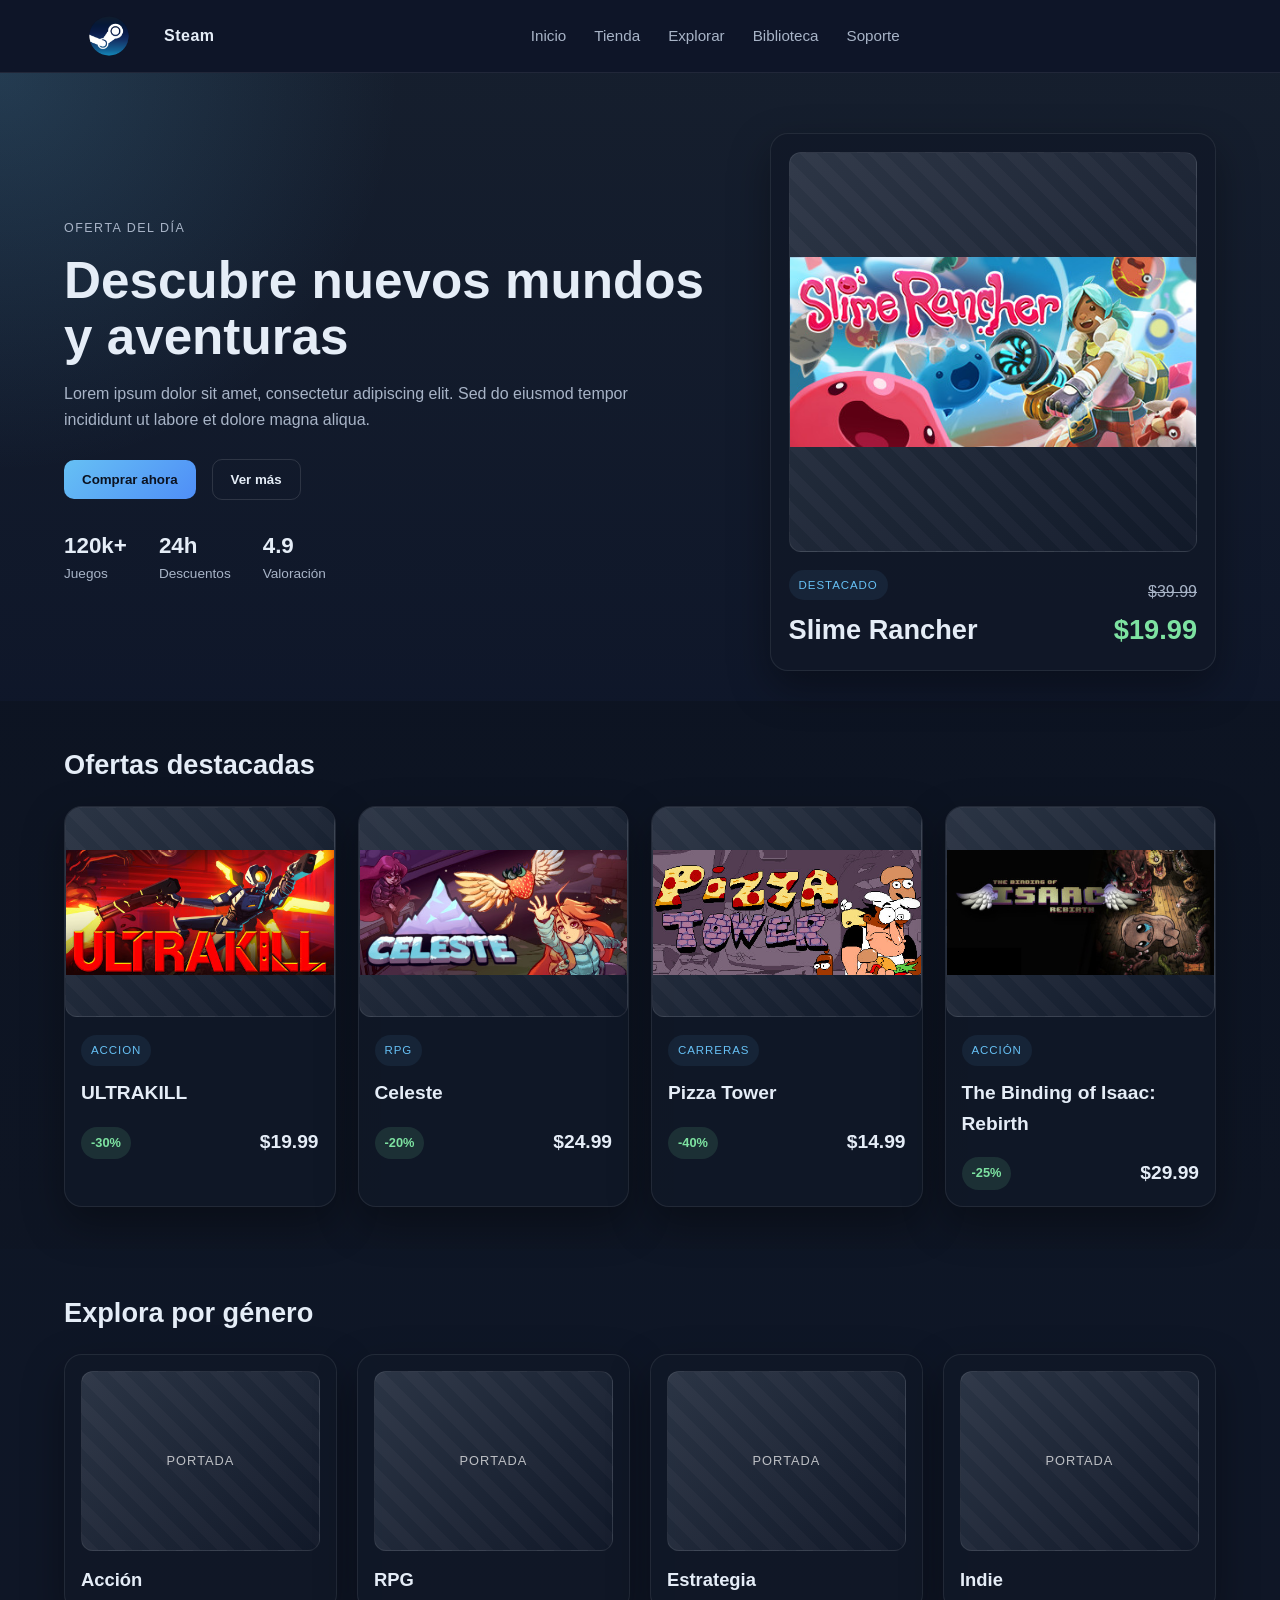
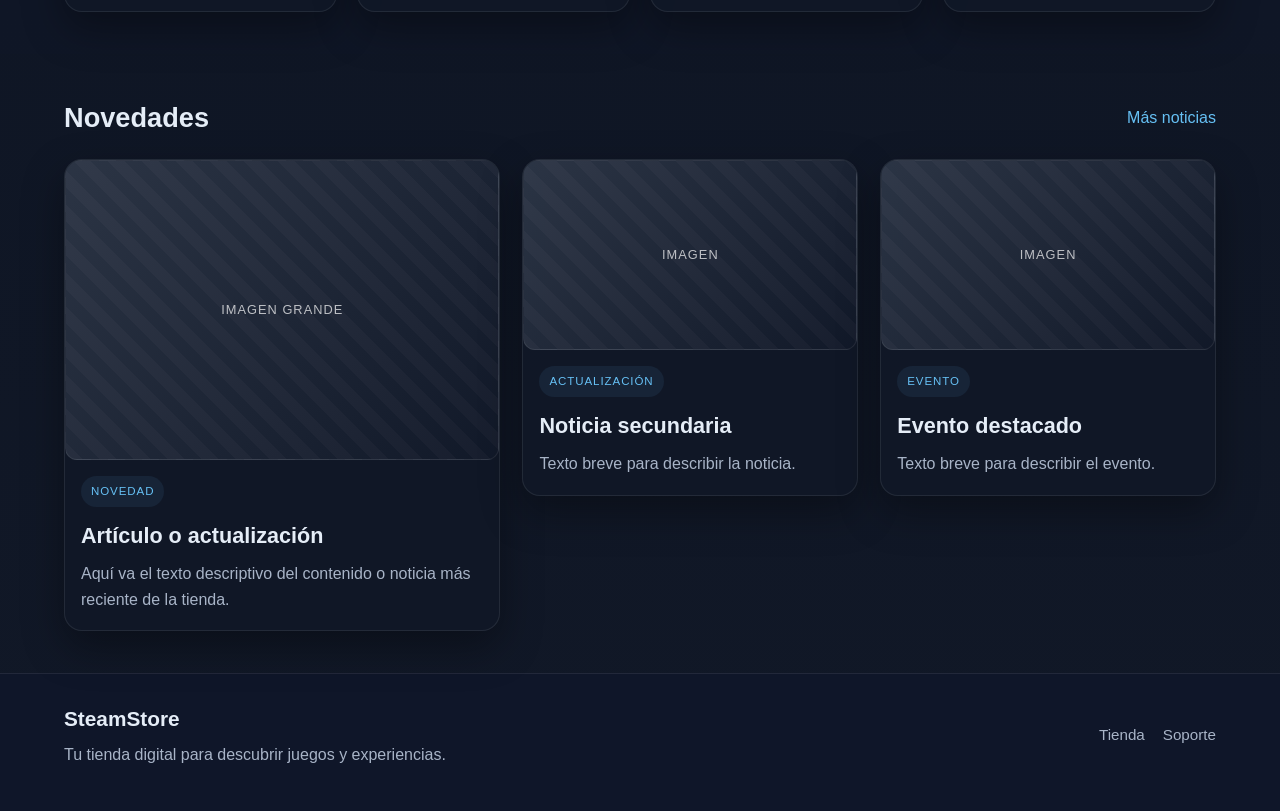
<file: index.html>
<!DOCTYPE html>
<html lang="es">
  <head>
    <meta charset="UTF-8" />
    <meta name="viewport" content="width=device-width, initial-scale=1.0" />
    <title>Steam Style Store</title>
    <link rel="stylesheet" href="style.css" />
  </head>
  <body>
    <header class="topbar">
      <div class="container nav">
        <div class="brand">
            <img src="img/steamng.png" width="90"/>
          <span>Steam</span>
        </div>

        <nav class="main-nav">
          <a href="#">Inicio</a>
          <a href="#">Tienda</a>
          <a href="#">Explorar</a>
          <a href="#">Biblioteca</a>
          <a href="#">Soporte</a>
        </nav>

        <div class="nav-actions">
        </div>
      </div>
    </header>

    <main>
      <section class="hero">
        <div class="container hero-content">
          <div class="hero-text">
            <p class="eyebrow">Oferta del día</p>
            <h1>Descubre nuevos mundos y aventuras</h1>
            <p>
              Lorem ipsum dolor sit amet, consectetur adipiscing elit. Sed do
              eiusmod tempor incididunt ut labore et dolore magna aliqua.
            </p>
            <div class="hero-actions">
              <button class="btn btn-primary">Comprar ahora</button>
              <button class="btn btn-secondary">Ver más</button>
            </div>
            <div class="hero-stats">
              <div>
                <strong>120k+</strong>
                <span>Juegos</span>
              </div>
              <div>
                <strong>24h</strong>
                <span>Descuentos</span>
              </div>
              <div>
                <strong>4.9</strong>
                <span>Valoración</span>
              </div>
            </div>
          </div>

          <div class="hero-card">
            <div class="game-cover placeholder-image"><img src="img/slime-logo.jpg"></div>
            <div class="game-info">
              <div>
                <p class="label">Destacado</p>
                <h2>Slime Rancher</h2>
              </div>
              <div class="price-box">
                <span class="old-price">$39.99</span>
                <span class="new-price">$19.99</span>
              </div>
            </div>
          </div>
        </div>
      </section>

      <section class="section">
        <div class="container">
          <div class="section-header">
            <h3>Ofertas destacadas</h3>
          </div>

          <div class="product-grid">
            <a class="product-link" href="ultrakill.html">
              <article class="product-card">
                <div class="product-image placeholder-image"><img src="img/ultrakill-logo.jpg"></div>
                <div class="product-body">
                  <span class="tag">Accion</span>
                  <h4>ULTRAKILL</h4>
                  <div class="product-meta">
                    <span class="discount">-30%</span>
                    <strong>$19.99</strong>
                  </div>
                </div>
              </article>
            </a>

            <a class="product-link" href="html/celeste.html">
              <article class="product-card">
                <div class="product-image placeholder-image"><img src="img/celeste-logo.jpg"></div>
                <div class="product-body">
                  <span class="tag">RPG</span>
                  <h4>Celeste</h4>
                  <div class="product-meta">
                    <span class="discount">-20%</span>
                    <strong>$24.99</strong>
                  </div>
                </div>
              </article>
            </a>

            <a class="product-link" href="html/pizza-tower.html">
              <article class="product-card">
                <div class="product-image placeholder-image"><img src="img/pizza-log.jpg"></div>
                <div class="product-body">
                  <span class="tag">Carreras</span>
                  <h4>Pizza Tower</h4>
                  <div class="product-meta">
                    <span class="discount">-40%</span>
                    <strong>$14.99</strong>
                  </div>
                </div>
              </article>
            </a>

            <a class="product-link" href="html/isaac.html">
              <article class="product-card">
                <div class="product-image placeholder-image"><img src="img/isaac-logo.jpg"></div>
                <div class="product-body">
                  <span class="tag">Acción</span>
                  <h4>The Binding of Isaac: Rebirth</h4>
                  <div class="product-meta">
                    <span class="discount">-25%</span>
                    <strong>$29.99</strong>
                  </div>
                </div>
              </article>
            </a>
          </div>
        </div>
      </section>

      <section class="section section-alt">
        <div class="container">
          <div class="section-header">
            <h3>Explora por género</h3>
          </div>

          <div class="category-grid">
            <div class="category-card">
              <div class="category-image placeholder-image small">PORTADA</div>
              <h4>Acción</h4>
            </div>
            <div class="category-card">
              <div class="category-image placeholder-image small">PORTADA</div>
              <h4>RPG</h4>
            </div>
            <div class="category-card">
              <div class="category-image placeholder-image small">PORTADA</div>
              <h4>Estrategia</h4>
            </div>
            <div class="category-card">
              <div class="category-image placeholder-image small">PORTADA</div>
              <h4>Indie</h4>
            </div>
          </div>
        </div>
      </section>

      <section class="section">
        <div class="container">
          <div class="section-header">
            <h3>Novedades</h3>
            <a href="#">Más noticias</a>
          </div>

          <div class="news-grid">
            <article class="news-card large">
              <div class="news-image placeholder-image">IMAGEN GRANDE</div>
              <div class="news-content">
                <span class="tag">Novedad</span>
                <h4>Artículo o actualización</h4>
                <p>
                  Aquí va el texto descriptivo del contenido o noticia más reciente
                  de la tienda.
                </p>
              </div>
            </article>

            <article class="news-card">
              <div class="news-image placeholder-image">IMAGEN</div>
              <div class="news-content">
                <span class="tag">Actualización</span>
                <h4>Noticia secundaria</h4>
                <p>Texto breve para describir la noticia.</p>
              </div>
            </article>

            <article class="news-card">
              <div class="news-image placeholder-image">IMAGEN</div>
              <div class="news-content">
                <span class="tag">Evento</span>
                <h4>Evento destacado</h4>
                <p>Texto breve para describir el evento.</p>
              </div>
            </article>
          </div>
        </div>
      </section>
    </main>

    <footer class="footer">
      <div class="container footer-content">
        <div>
          <h4>SteamStore</h4>
          <p>Tu tienda digital para descubrir juegos y experiencias.</p>
        </div>
        <div class="footer-links">
          <a href="#">Tienda</a>
          <a href="#">Soporte</a>
        </div>
      </div>
    </footer>
  </body>
</html>
</file>
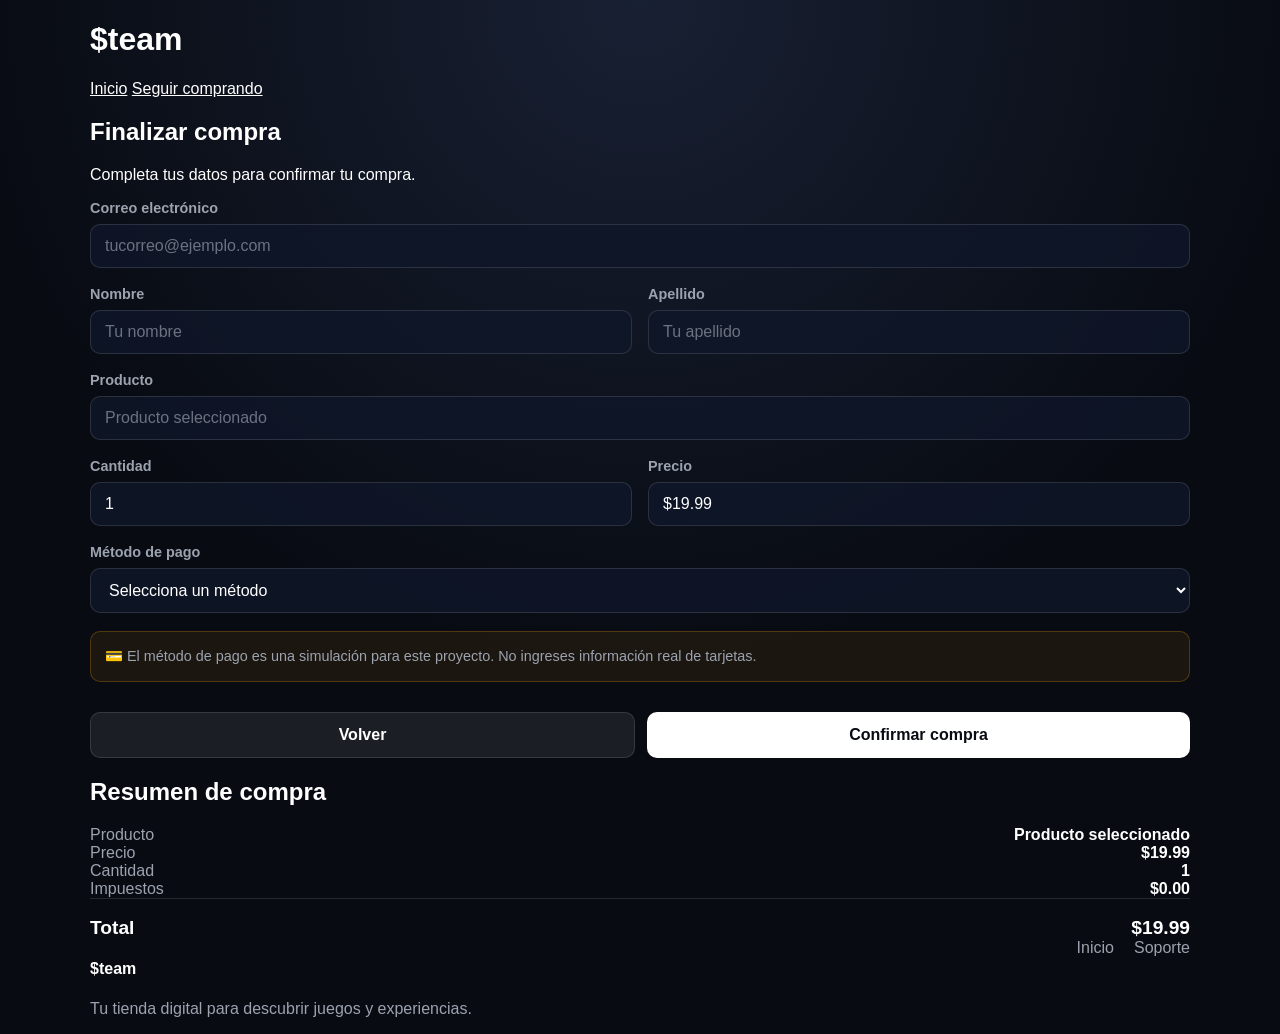
<file: compra-funcional.html>
<!DOCTYPE html>
<html lang="es">
<head>
    <meta charset="UTF-8">
    <meta name="viewport" content="width=device-width, initial-scale=1.0">

    <title>Finalizar compra - $team</title>

    <link rel="stylesheet" href="compra-css.css">
</head>

<body>

    <!-- ENCABEZADO -->
    <header class="header">
        <div class="container">
            <h1>$team</h1>

            <nav>
                <a href="index.html">Inicio</a>
                <a href="ultrakill.html">Seguir comprando</a>
            </nav>
        </div>
    </header>


    <!-- CONTENIDO PRINCIPAL -->
    <main class="container checkout-container">

        <!-- FORMULARIO -->
        <section class="checkout-section">

            <h2>Finalizar compra</h2>

            <p class="checkout-description">
                Completa tus datos para confirmar tu compra.
            </p>


            <!-- FORMULARIO FORMSPREE -->
            <form
                class="checkout-form"
                action="https://formspree.io/f/TU_ID_DE_FORMSPREE"
                method="POST"
            >

                <!-- CORREO -->
                <div class="field">

                    <label for="email">
                        Correo electrónico
                    </label>

                    <input
                        id="email"
                        name="email"
                        type="email"
                        placeholder="tucorreo@ejemplo.com"
                        required
                    >

                </div>


                <!-- NOMBRE Y APELLIDO -->
                <div class="form-row">

                    <div class="field">

                        <label for="nombre">
                            Nombre
                        </label>

                        <input
                            id="nombre"
                            name="nombre"
                            type="text"
                            placeholder="Tu nombre"
                            required
                        >

                    </div>


                    <div class="field">

                        <label for="apellido">
                            Apellido
                        </label>

                        <input
                            id="apellido"
                            name="apellido"
                            type="text"
                            placeholder="Tu apellido"
                            required
                        >

                    </div>

                </div>


                <!-- INFORMACIÓN DEL PRODUCTO -->
                <div class="field">

                    <label for="producto">
                        Producto
                    </label>

                    <input
                        id="producto"
                        name="producto"
                        type="text"
                        placeholder="Producto seleccionado"
                        required
                    >

                </div>


                <div class="form-row">

                    <div class="field">

                        <label for="cantidad">
                            Cantidad
                        </label>

                        <input
                            id="cantidad"
                            name="cantidad"
                            type="number"
                            min="1"
                            value="1"
                            required
                        >

                    </div>


                    <div class="field">

                        <label for="precio">
                            Precio
                        </label>

                        <input
                            id="precio"
                            name="precio"
                            type="text"
                            value="$19.99"
                            readonly
                        >

                    </div>

                </div>


                <!-- MÉTODO DE PAGO -->
                <div class="field">

                    <label for="metodo">
                        Método de pago
                    </label>

                    <div class="payment-select-wrap">

                        <select
                            id="metodo"
                            name="metodo_pago"
                            required
                        >

                            <option value="">
                                Selecciona un método
                            </option>

                            <option value="Visa">
                                Visa
                            </option>

                            <option value="Mastercard">
                                Mastercard
                            </option>

                            <option value="American Express">
                                American Express
                            </option>

                            <option value="PayPal">
                                PayPal
                            </option>

                        </select>

                    </div>

                </div>


                <!-- NOTA DE SEGURIDAD -->
                <div class="payment-notice">

                    <p>
                        💳 El método de pago es una simulación para este
                        proyecto. No ingreses información real de tarjetas.
                    </p>

                </div>


                <!-- DATOS QUE FORMspree RECIBIRÁ -->
                <input
                    type="hidden"
                    name="_subject"
                    value="Nueva compra - $team"
                >

                <input
                    type="hidden"
                    name="_replyto"
                    id="replyto"
                >

                <input
                    type="hidden"
                    name="total"
                    id="formTotal"
                    value="$19.99"
                >


                <!-- BOTONES -->
                <div class="checkout-actions">

                    <a
                        href="ultrakill.html"
                        class="btn btn-secondary"
                    >
                        Volver
                    </a>

                    <button
                        class="btn btn-primary"
                        type="submit"
                    >
                        Confirmar compra
                    </button>

                </div>

            </form>

        </section>


        <!-- RESUMEN DE COMPRA -->
        <aside class="order-summary">

            <h2>Resumen de compra</h2>


            <div class="summary-line">

                <span>Producto</span>

                <strong id="summaryProduct">
                    Producto seleccionado
                </strong>

            </div>


            <div class="summary-line">

                <span>Precio</span>

                <span class="price-line">

                    <strong id="summaryPrice">
                        $19.99
                    </strong>

                </span>

            </div>


            <div class="summary-line">

                <span>Cantidad</span>

                <strong id="summaryQuantity">
                    1
                </strong>

            </div>


            <div class="summary-line">

                <span>Impuestos</span>

                <strong id="summaryTax">
                    $0.00
                </strong>

            </div>


            <div class="summary-total">

                <span>Total</span>

                <span id="summaryTotal">
                    $19.99
                </span>

            </div>

        </aside>

    </main>


    <!-- PIE DE PÁGINA -->
    <footer class="footer">

        <div class="container footer-content">

            <div>

                <h4>$team</h4>

                <p>
                    Tu tienda digital para descubrir juegos
                    y experiencias.
                </p>

            </div>


            <div class="footer-links">

                <a href="index.html">
                    Inicio
                </a>

                <a href="#">
                    Soporte
                </a>

            </div>

        </div>

    </footer>


    <!-- JAVASCRIPT -->
    <script>

        /*
         * Copiamos el correo del comprador al campo
         * que utilizará Formspree para responder.
         */

        const emailInput = document.getElementById("email");
        const replyToInput = document.getElementById("replyto");

        emailInput.addEventListener("input", function () {

            replyToInput.value = emailInput.value;

        });


        /*
         * Actualizar resumen de compra
         */

        const cantidadInput =
            document.getElementById("cantidad");

        const precioInput =
            document.getElementById("precio");

        const summaryQuantity =
            document.getElementById("summaryQuantity");

        const summaryPrice =
            document.getElementById("summaryPrice");

        const summaryTotal =
            document.getElementById("summaryTotal");

        const formTotal =
            document.getElementById("formTotal");


        function actualizarCompra() {

            const cantidad =
                Number(cantidadInput.value) || 1;

            const precio =
                Number(
                    precioInput.value
                        .replace("$", "")
                ) || 0;

            const total =
                cantidad * precio;


            summaryQuantity.textContent =
                cantidad;

            summaryPrice.textContent =
                "$" + precio.toFixed(2);

            summaryTotal.textContent =
                "$" + total.toFixed(2);

            formTotal.value =
                "$" + total.toFixed(2);
        }


        cantidadInput.addEventListener(
            "input",
            actualizarCompra
        );


        /*
         * Ejecutar al cargar la página
         */

        actualizarCompra();

    </script>

</body>
</html>
</file>
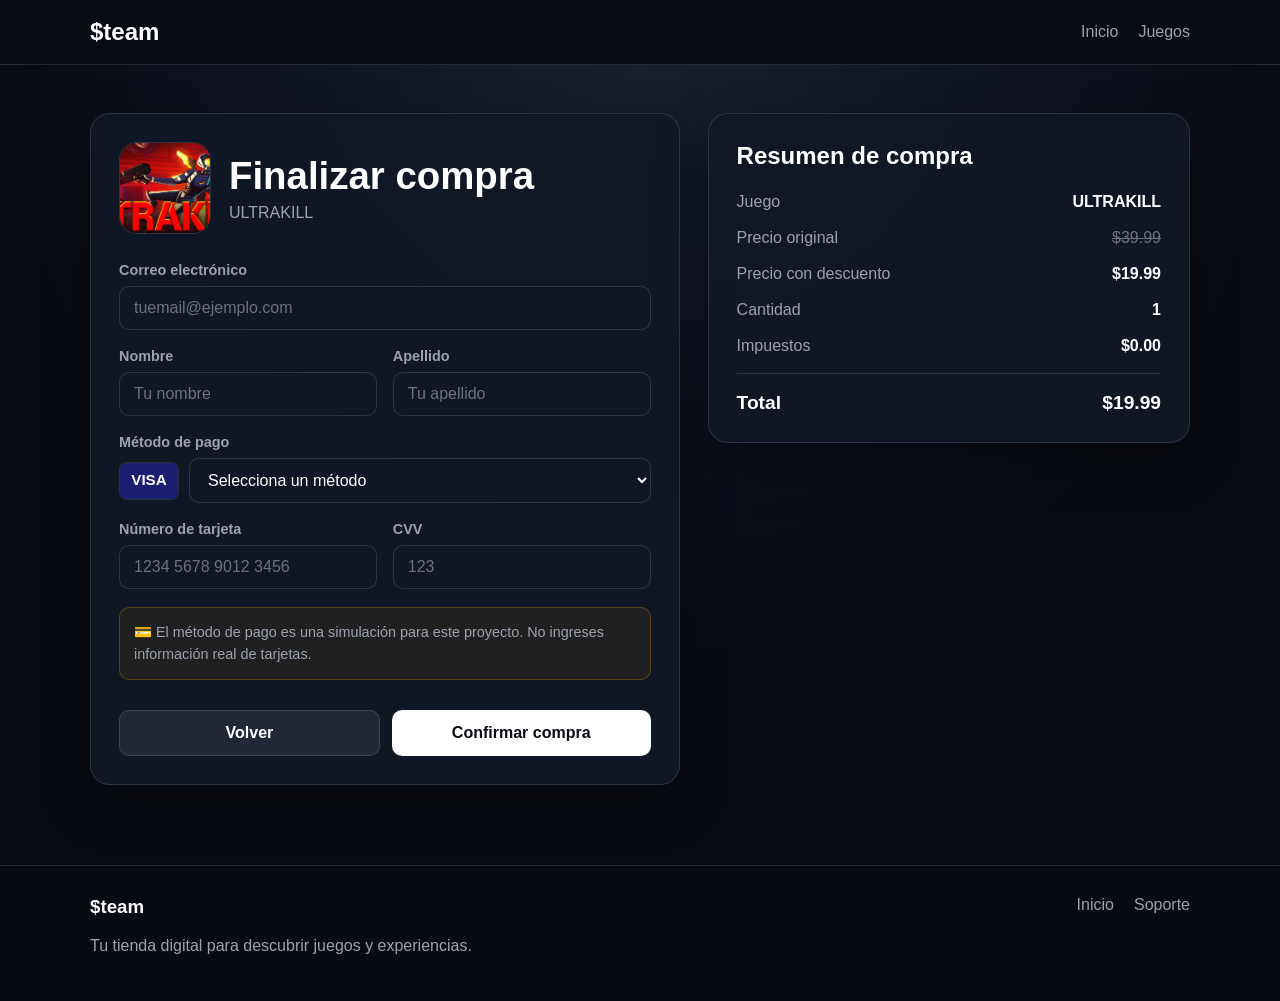
<file: compra.html>
<!DOCTYPE html>
<html lang="es">

<head>
    <meta charset="UTF-8">
    <meta name="viewport" content="width=device-width, initial-scale=1.0">

    <title>Finalizar compra</title>


    <!-- CSS específico de la compra -->
    <link rel="stylesheet" href="compra-css.css">
</head>

<body>

    <!-- ENCABEZADO -->
    <header class="site-header">

        <div class="container header-content">

            <a href="index.html" class="logo">
                $team
            </a>

            <nav class="main-nav">
                <a href="index.html">Inicio</a>
                <a href="ultrakill.html">Juegos</a>
            </nav>

        </div>

    </header>


    <!-- CONTENIDO -->
    <main class="checkout-page">

        <div class="container checkout-grid">


            <!-- TARJETA DE COMPRA -->
            <section class="checkout-card">

                <!-- INFORMACIÓN DEL JUEGO -->
                <div class="checkout-header">

                    <div class="checkout-cover">

                        <img
                            id="checkoutGameImage"
                            src="img/ultrakill-logo.jpg"
                            alt="ULTRAKILL"
                        >

                    </div>

                    <div>

                        <h1>
                            Finalizar compra
                        </h1>

                        <p id="checkoutGameTitle">
                            ULTRAKILL
                        </p>

                    </div>

                </div>

          <form class="checkout-form" action="https://formspree.io/f/TU_ID_DE_FORMSPREE" method="POST">
            <div class="field">
              <label for="email">Correo electrónico</label>
              <input id="email" name="email" type="email" placeholder="tuemail@ejemplo.com" required />
            </div>

            <div class="form-row">
              <div class="field">
                <label for="nombre">Nombre</label>
                <input id="nombre" name="nombre" type="text" placeholder="Tu nombre" required />
              </div>
              <div class="field">
                <label for="apellido">Apellido</label>
                <input id="apellido" name="apellido" type="text" placeholder="Tu apellido" required />
              </div>
            </div>

            <div class="field">
              <label for="metodo">Método de pago</label>
              <div class="payment-select-wrap">
                <div class="payment-logo">
                  <img id="cardBrandLogo" src="" alt="Logo de tarjeta" />
                </div>
                <select id="metodo" name="metodo_pago" required>
                  <option value="">Selecciona un método</option>
                  <option value="Visa">Visa</option>
                  <option value="Mastercard">Mastercard</option>
                  <option value="American Express">American Express</option>
                  <option value="PayPal">PayPal</option>
                </select>
              </div>
            </div>

            <div class="form-row">
              <div class="field">
                <label for="numero">Número de tarjeta</label>
                <input id="numero" name="numero_tarjeta" type="text" placeholder="1234 5678 9012 3456" />
              </div>
              <div class="field">
                <label for="cvv">CVV</label>
                <input id="cvv" name="cvv" type="text" placeholder="123" />
              </div>
            </div>

            <div class="payment-notice">
              <p>💳 El método de pago es una simulación para este proyecto. No ingreses información real de tarjetas.</p>
            </div>

            <input type="hidden" name="_subject" value="Nueva compra - $team" />
            <input type="hidden" name="_replyto" id="replyto" />
            <input type="hidden" name="producto" id="formProduct" value="" />
            <input type="hidden" name="precio" id="formPrice" value="" />
            <input type="hidden" name="total" id="formTotal" value="" />

                    <!-- BOTONES -->
                    <div class="checkout-actions">
                        <a href="ultrakill.html" class="btn btn-secondary">Volver</a>
                        <button class="btn btn-primary" type="submit">Confirmar compra</button>
                    </div>
                </form>

            </section>


            <!-- RESUMEN -->
            <aside class="checkout-card summary-box">

                <h2>
                    Resumen de compra
                </h2>


                <div class="summary-line">

                    <span>
                        Juego
                    </span>

                    <strong id="summaryGameName">
                        ULTRAKILL
                    </strong>

                </div>


                <div class="summary-line">

                    <span>
                        Precio original
                    </span>

                    <span class="price-line">

                        <span
                            class="old-price"
                            id="summaryOldPrice"
                        >
                            $39.99
                        </span>

                    </span>

                </div>


                <div class="summary-line">

                    <span>
                        Precio con descuento
                    </span>

                    <strong id="summaryPrice">
                        $19.99
                    </strong>

                </div>


                <div class="summary-line">

                    <span>
                        Cantidad
                    </span>

                    <strong id="summaryQuantity">
                        1
                    </strong>

                </div>


                <div class="summary-line">

                    <span>
                        Impuestos
                    </span>

                    <strong>
                        $0.00
                    </strong>

                </div>


                <div class="summary-total">

                    <span>
                        Total
                    </span>

                    <span id="summaryTotal">
                        $19.99
                    </span>

                </div>

            </aside>


        </div>

    </main>


    <!-- PIE DE PÁGINA -->
    <footer class="site-footer">

        <div class="container footer-content">

            <div>

                <h3>
                    $team
                </h3>

                <p>
                    Tu tienda digital para descubrir juegos
                    y experiencias.
                </p>

            </div>


            <div class="footer-links">

                <a href="index.html">
                    Inicio
                </a>

                <a href="#">
                    Soporte
                </a>

            </div>

        </div>

    </footer>


    <!-- JAVASCRIPT -->
    <script src="compra-app.js"></script>

</body>

</html>
</file>
<file: style.css>
:root {
  --bg: #0f172a;
  --bg-soft: #111827;
  --panel: #1f2937;
  --panel-2: #0b1220;
  --primary: #66c0f4;
  --primary-dark: #2a475e;
  --accent: #67c1f5;
  --text: #e5edf7;
  --muted: #a8b4c7;
  --line: rgba(255, 255, 255, 0.08);
  --card: rgba(31, 41, 55, 0.8);
  --success: #7de2a1;
  --warning: #f5c76a;
  --shadow: 0 16px 40px rgba(0, 0, 0, 0.35);
}

* {
  box-sizing: border-box;
  margin: 0px;
  padding: 0;
}

html {
  scroll-behavior: smooth;
}

body {
  font-family: Arial, Helvetica, sans-serif;
  background: linear-gradient(180deg, #0b1220 0%, #111827 100%);
  color: var(--text);
  line-height: 1.6;
}

img {
  max-width: 100%;
  display: block;
}

button,
a {
  transition: all 0.2s ease;
}

.container {
  width: min(1200px, 90%);
  margin: 0 auto;
}

.topbar {
  background: rgba(15, 23, 42, 0.95);
  border-bottom: 1px solid var(--line);
  position: sticky;
  top: 0;
  z-index: 10;
  backdrop-filter: blur(10px);
}

.nav {
  display: flex;
  align-items: center;
  justify-content: space-between;
  min-height: 72px;
  gap: 24px;
}

.brand {
  display: flex;
  align-items: center;
  gap: 10px;
  font-weight: 700;
  letter-spacing: 0.5px;
}

.brand-mark {
  display: inline-flex;
  align-items: center;
  justify-content: center;
  width: 30px;
  height: 30px;
  border-radius: 8px;
  background: linear-gradient(135deg, var(--primary), #1d4ed8);
  color: #fff;
  font-weight: 700;
}

.main-nav {
  display: flex;
  align-items: center;
  gap: 28px;
  flex-wrap: wrap;
}

.main-nav a,
.footer-links a {
  color: var(--muted);
  text-decoration: none;
  font-size: 0.95rem;
}

.main-nav a:hover,
.footer-links a:hover {
  color: var(--text);
}

.nav-actions {
  display: flex;
  align-items: center;
  gap: 12px;
}

.btn {
  border: none;
  border-radius: 10px;
  padding: 12px 18px;
  cursor: pointer;
  font-weight: 700;
}

.btn-primary {
  background: linear-gradient(135deg, var(--primary), #4f8ef7);
  color: #0b1220;
}

.btn-primary:hover {
  transform: translateY(-1px);
  box-shadow: 0 12px 30px rgba(102, 192, 244, 0.35);
}

.btn-secondary,
.btn-outline {
  background: transparent;
  border: 1px solid rgba(255, 255, 255, 0.12);
  color: var(--text);
}

.btn-secondary:hover,
.btn-outline:hover {
  border-color: rgba(255, 255, 255, 0.26);
}

.hero {
  padding: 60px 0 30px;
  background: radial-gradient(circle at top left, rgba(102, 192, 244, 0.18), transparent 28%),
    linear-gradient(180deg, rgba(22, 31, 46, 0.95), rgba(15, 23, 42, 0.94));
}

.hero-content {
  display: grid;
  grid-template-columns: 1.2fr 0.8fr;
  gap: 36px;
  align-items: center;
}

.eyebrow {
  color: var(--primary);
  text-transform: uppercase;
  letter-spacing: 0.12em;
  font-size: 0.78rem;
  margin-bottom: 14px;
}

.hero-text h1 {
  font-size: clamp(2.6rem, 4vw, 4rem);
  line-height: 1.1;
  margin-bottom: 16px;
}

.hero-text p {
  color: var(--muted);
  max-width: 620px;
}

.hero-actions {
  display: flex;
  align-items: center;
  gap: 16px;
  margin-top: 26px;
}

.hero-stats {
  display: flex;
  gap: 32px;
  margin-top: 28px;
}

.hero-stats div {
  display: flex;
  flex-direction: column;
}

.hero-stats strong {
  font-size: 1.4rem;
  color: var(--text);
}

.hero-stats span {
  color: var(--muted);
  font-size: 0.85rem;
}

.hero-card,
.product-card,
.category-card,
.news-card {
  background: rgba(17, 24, 39, 0.8);
  border: 1px solid var(--line);
  border-radius: 18px;
  overflow: hidden;
  box-shadow: var(--shadow);
}

.hero-card {
  padding: 18px;
}

.game-cover,
.product-image,
.category-image,
.news-image {
  border-radius: 12px;
  background: linear-gradient(135deg, #1e293b, #334155);
  border: 1px solid rgba(255, 255, 255, 0.08);
  color: rgba(255, 255, 255, 0.7);
  display: flex;
  align-items: center;
  justify-content: center;
  text-align: center;
  font-size: 0.8rem;
  letter-spacing: 0.08em;
  text-transform: uppercase;
}

.game-cover {
  height: 400px;
  font-size: 1rem;
}

.game-info {
  display: flex;
  justify-content: space-between;
  align-items: end;
  gap: 16px;
  padding-top: 18px;
}

.label,
.tag {
  display: inline-block;
  font-size: 0.72rem;
  text-transform: uppercase;
  letter-spacing: 0.08em;
  color: var(--primary);
  background: rgba(102, 192, 244, 0.08);
  border-radius: 999px;
  padding: 6px 10px;
}

.game-info h2 {
  margin-top: 8px;
  font-size: 1.7rem;
}

.price-box {
  display: flex;
  flex-direction: column;
  align-items: flex-end;
  gap: 4px;
}

.old-price {
  color: var(--muted);
  text-decoration: line-through;
}

.new-price {
  color: var(--success);
  font-size: 1.7rem;
  font-weight: 700;
}

.section {
  padding: 42px 0;
}

.section-alt {
  background: rgba(15, 23, 42, 0.4);
}

.section-header {
  display: flex;
  justify-content: space-between;
  align-items: center;
  margin-bottom: 20px;
}

.section-header h3 {
  font-size: clamp(1.7rem, 2vw, 2.4rem);
}

.section-header a {
  color: var(--primary);
  text-decoration: none;
}

.product-grid {
  display: grid;
  grid-template-columns: repeat(4, minmax(0, 1fr));
  gap: 22px;
}

.product-link {
  display: block;
  text-decoration: none;
  color: inherit;
}

.product-card {
  display: flex;
  flex-direction: column;
  height: 100%;
}

.product-image {
  height: 210px;
}

.product-link:hover .product-card {
  transform: translateY(-4px);
  box-shadow: 0 20px 30px rgba(0, 0, 0, 0.3);
}

.detail-page {
  padding: 42px 0 70px;
}

.detail-layout {
  display: grid;
  grid-template-columns: 1.5fr 0.8fr;
  gap: 24px;
  align-items: start;
}

.detail-gallery {
  display: flex;
  flex-direction: column;
  gap: 18px;
}

.detail-cover {
  height: 420px;
  border-radius: 18px;
  overflow: hidden;
  border: 1px solid var(--line);
  box-shadow: var(--shadow);
}

.detail-thumbs {
  display: grid;
  grid-template-columns: repeat(3, minmax(0, 1fr));
  gap: 14px;
}

.thumb {
  height: 120px;
  border-radius: 14px;
  border: 1px solid var(--line);
  overflow: hidden;
}

.detail-panel {
  background: rgba(17, 24, 39, 0.8);
  border: 1px solid var(--line);
  border-radius: 18px;
  padding: 24px;
  box-shadow: var(--shadow);
}

.detail-panel h1 {
  font-size: clamp(2.2rem, 3vw, 3.2rem);
  margin-bottom: 10px;
}

.detail-price {
  display: flex;
  flex-direction: column;
  gap: 6px;
  margin: 20px 0;
}

.detail-price .old-price {
  font-size: 1.2rem;
}

.detail-button,
.detail-audio {
  width: 100%;
  margin-top: 12px;
}

.detail-content {
  display: grid;
  grid-template-columns: 1.5fr 0.7fr;
  gap: 22px;
  margin-top: 20px;
}

.description-box,
.info-box {
  background: rgba(17, 24, 39, 0.8);
  border: 1px solid var(--line);
  border-radius: 18px;
  padding: 24px;
}

.description-box h2,
.info-box h3 {
  margin-bottom: 14px;
}

.description-box textarea {
  width: 100%;
  min-height: 220px;
  border: 1px solid rgba(255, 255, 255, 0.1);
  border-radius: 12px;
  background: rgba(15, 23, 42, 0.7);
  color: var(--text);
  padding: 16px;
  resize: vertical;
  font: inherit;
}

.info-box ul {
  list-style: none;
  color: var(--muted);
  display: grid;
  gap: 10px;
}

@media (max-width: 980px) {
  .detail-layout,
  .detail-content {
    grid-template-columns: 1fr;
  }
}

.product-body {
  padding: 18px 16px 16px;
}

.product-body h4 {
  margin: 12px 0 8px;
  font-size: 1.2rem;
}

.product-body p {
  color: var(--muted);
  font-size: 0.92rem;
}

.product-meta {
  display: flex;
  align-items: center;
  justify-content: space-between;
  margin-top: 18px;
}

.discount {
  background: rgba(125, 226, 161, 0.12);
  color: var(--success);
  border-radius: 999px;
  padding: 6px 10px;
  font-weight: 700;
  font-size: 0.8rem;
}

.product-meta strong {
  font-size: 1.2rem;
}

.category-grid {
  display: grid;
  grid-template-columns: repeat(4, minmax(0, 1fr));
  gap: 20px;
}

.category-card {
  padding: 16px;
}

.category-image.small {
  height: 180px;
}

.category-card h4 {
  margin-top: 14px;
  font-size: 1.15rem;
}

.news-grid {
  display: grid;
  grid-template-columns: 1.3fr 1fr 1fr;
  gap: 22px;
}

.news-card {
  display: flex;
  flex-direction: column;
}

.news-card.large {
  grid-row: span 2;
}

.news-image {
  min-height: 190px;
}

.news-card.large .news-image {
  min-height: 300px;
}

.news-content {
  padding: 16px 16px 18px;
}

.news-content h4 {
  margin: 12px 0 8px;
  font-size: 1.35rem;
}

.news-content p {
  color: var(--muted);
}

.footer {
  border-top: 1px solid var(--line);
  padding: 28px 0 44px;
  background: rgba(15, 23, 42, 0.9);
}

.footer-content {
  display: flex;
  align-items: center;
  justify-content: space-between;
  gap: 20px;
  flex-wrap: wrap;
}

.footer-content h4 {
  font-size: 1.3rem;
  margin-bottom: 6px;
}

.footer-content p {
  color: var(--muted);
}

.footer-links {
  display: flex;
  gap: 18px;
  flex-wrap: wrap;
}

.placeholder-image {
  background-image: linear-gradient(135deg, rgba(148, 163, 184, 0.2), rgba(15, 23, 42, 0.2)),
    repeating-linear-gradient(
      45deg,
      rgba(255, 255, 255, 0.04),
      rgba(255, 255, 255, 0.04) 12px,
      rgba(255, 255, 255, 0.01) 12px,
      rgba(255, 255, 255, 0.01) 24px
    );
}

@media (max-width: 980px) {
  .hero-content,
  .product-grid,
  .category-grid,
  .news-grid {
    grid-template-columns: 1fr 1fr;
  }

  .news-card.large {
    grid-column: 1 / -1;
  }
}

@media (max-width: 720px) {
  .nav {
    flex-direction: column;
    justify-content: center;
    padding: 18px 0;
  }

  .main-nav,
  .nav-actions,
  .hero-actions,
  .hero-stats,
  .section-header,
  .footer-content {
    width: 100%;
    justify-content: center;
    flex-wrap: wrap;
  }

  .hero-content,
  .product-grid,
  .category-grid,
  .news-grid {
    grid-template-columns: 1fr;
  }

  .game-info {
    flex-direction: column;
    align-items: flex-start;
  }

  .price-box {
    align-items: flex-start;
  }
}
</file>
<file: compra-css.css>
/* =========================================
   VARIABLES
========================================= */

:root {

    --line: rgba(255, 255, 255, 0.12);

    --shadow:
        0 20px 50px rgba(0, 0, 0, 0.35);

    --muted: #9ca3af;

    --text: #ffffff;

    --background: #080b12;

    --card: rgba(17, 24, 39, 0.88);

}


/* =========================================
   GENERAL
========================================= */

* {
    box-sizing: border-box;
}


body {

    margin: 0;

    background:
        radial-gradient(
            circle at top,
            #182033 0%,
            #080b12 55%
        );

    color: var(--text);

    font-family:
        Arial,
        Helvetica,
        sans-serif;

    min-height: 100vh;
}


a {
    color: inherit;
}


/* =========================================
   CONTENEDOR
========================================= */

.container {

    width: min(1100px, 92%);

    margin: 0 auto;

}


/* =========================================
   HEADER
========================================= */

.site-header {

    background: rgba(8, 11, 18, 0.92);

    border-bottom:
        1px solid var(--line);

    padding: 18px 0;

}


.header-content {

    display: flex;

    justify-content: space-between;

    align-items: center;

}


.logo {

    color: white;

    text-decoration: none;

    font-size: 1.5rem;

    font-weight: 800;

}


.main-nav {

    display: flex;

    gap: 20px;

}


.main-nav a {

    color: var(--muted);

    text-decoration: none;

    transition: 0.2s;

}


.main-nav a:hover {

    color: white;

}


/* =========================================
   PÁGINA DE COMPRA
========================================= */

.checkout-page {

    padding: 48px 0 80px;

}


.checkout-grid {

    display: grid;

    grid-template-columns:
        1.1fr 0.9fr;

    gap: 28px;

    align-items: start;

}


/* =========================================
   TARJETAS
========================================= */

.checkout-card {

    background:
        var(--card);

    border:
        1px solid var(--line);

    border-radius: 20px;

    padding: 28px;

    box-shadow:
        var(--shadow);

}


/* =========================================
   CABECERA DE COMPRA
========================================= */

.checkout-header {

    display: flex;

    align-items: center;

    gap: 18px;

    margin-bottom: 28px;

}


.checkout-cover {

    width: 92px;

    height: 92px;

    border-radius: 18px;

    overflow: hidden;

    border:
        1px solid var(--line);

    flex-shrink: 0;

}


.checkout-cover img {

    width: 100%;

    height: 100%;

    object-fit: cover;

}


.checkout-header h1 {

    margin: 0;

    font-size:
        clamp(
            1.8rem,
            3vw,
            2.5rem
        );

}


.checkout-header p {

    margin: 6px 0 0;

    color: var(--muted);

}


/* =========================================
   FORMULARIO
========================================= */

.checkout-form {

    display: grid;

    gap: 18px;

}


.form-row {

    display: grid;

    grid-template-columns:
        1fr 1fr;

    gap: 16px;

}


.field {

    display: grid;

    gap: 8px;

}


.field label {

    font-size: 0.9rem;

    color: var(--muted);

    font-weight: 600;

}


.field input,
.field select {

    width: 100%;

    border:
        1px solid
        rgba(255, 255, 255, 0.12);

    background:
        rgba(15, 23, 42, 0.8);

    color: var(--text);

    border-radius: 10px;

    padding: 12px 14px;

    font-size: 1rem;

    outline: none;

    transition: 0.2s;

}


.field input:focus,
.field select:focus {

    border-color:
        rgba(255, 255, 255, 0.4);

    box-shadow:
        0 0 0 3px
        rgba(255, 255, 255, 0.05);

}


.field input::placeholder {

    color: #6b7280;

}


/* =========================================
   MÉTODO DE PAGO
========================================= */

.payment-select-wrap {

    display: flex;

    align-items: center;

    gap: 10px;

}


.payment-select-wrap select {

    flex: 1;

}


.payment-logo {

    width: 60px;

    height: 38px;

    display: flex;

    align-items: center;

    justify-content: center;

    border-radius: 8px;

    background:
        rgba(255, 255, 255, 0.04);

    border:
        1px solid
        rgba(255, 255, 255, 0.08);

    overflow: hidden;

    flex-shrink: 0;

}


.payment-logo img {

    width: 100%;

    height: 100%;

    object-fit: cover;

}


/* =========================================
   AVISO
========================================= */

.payment-notice {

    background:
        rgba(245, 158, 11, 0.08);

    border:
        1px solid
        rgba(245, 158, 11, 0.25);

    border-radius: 10px;

    padding: 14px;

}


.payment-notice strong {

    display: block;

    margin-bottom: 5px;

}


.payment-notice p {

    color: var(--muted);

    font-size: 0.9rem;

    margin: 0;

    line-height: 1.5;

}


/* =========================================
   RESUMEN
========================================= */

.summary-box {

    display: grid;

    gap: 18px;

}


.summary-box h2 {

    margin:
        0 0 5px;

}


.summary-line {

    display: flex;

    justify-content: space-between;

    align-items: center;

    color: var(--muted);

    gap: 16px;

}


.summary-line strong {

    color: var(--text);

}


.price-line {

    display: inline-flex;

    align-items: center;

    gap: 8px;

}


.old-price {

    text-decoration: line-through;

    color: #6b7280;

}


.summary-total {

    display: flex;

    justify-content: space-between;

    padding-top: 18px;

    border-top:
        1px solid var(--line);

    font-size: 1.2rem;

    font-weight: 700;

}


/* =========================================
   BOTONES
========================================= */

.checkout-actions {

    display: flex;

    gap: 12px;

    margin-top: 12px;

}


.btn {

    flex: 1;

    display: inline-flex;

    align-items: center;

    justify-content: center;

    min-height: 46px;

    padding:
        12px 18px;

    border-radius: 10px;

    text-decoration: none;

    border: none;

    cursor: pointer;

    font-size: 1rem;

    font-weight: 700;

    transition:
        transform 0.2s,
        opacity 0.2s;

}


.btn:hover {

    transform:
        translateY(-2px);

    opacity: 0.9;

}


.btn-primary {

    background: white;

    color: #080b12;

}


.btn-secondary {

    background:
        rgba(255, 255, 255, 0.08);

    color: white;

    border:
        1px solid var(--line);

}


/* =========================================
   FOOTER
========================================= */

.site-footer {

    border-top:
        1px solid var(--line);

    background:
        rgba(8, 11, 18, 0.9);

    padding: 30px 0;

}


.footer-content {

    display: flex;

    justify-content: space-between;

    gap: 30px;

}


.footer-content h3 {

    margin-top: 0;

}


.footer-content p {

    color: var(--muted);

}


.footer-links {

    display: flex;

    gap: 20px;

}


.footer-links a {

    color: var(--muted);

    text-decoration: none;

}


.footer-links a:hover {

    color: white;

}


/* =========================================
   RESPONSIVE
========================================= */

@media (max-width: 860px) {

    .checkout-grid {

        grid-template-columns: 1fr;

    }


    .form-row {

        grid-template-columns: 1fr;

    }

}


@media (max-width: 600px) {

    .header-content {

        flex-direction: column;

        gap: 15px;

    }


    .checkout-header {

        align-items: flex-start;

    }


    .checkout-card {

        padding: 20px;

    }


    .checkout-actions {

        flex-direction: column;

    }


    .footer-content {

        flex-direction: column;

    }

}
</file>
